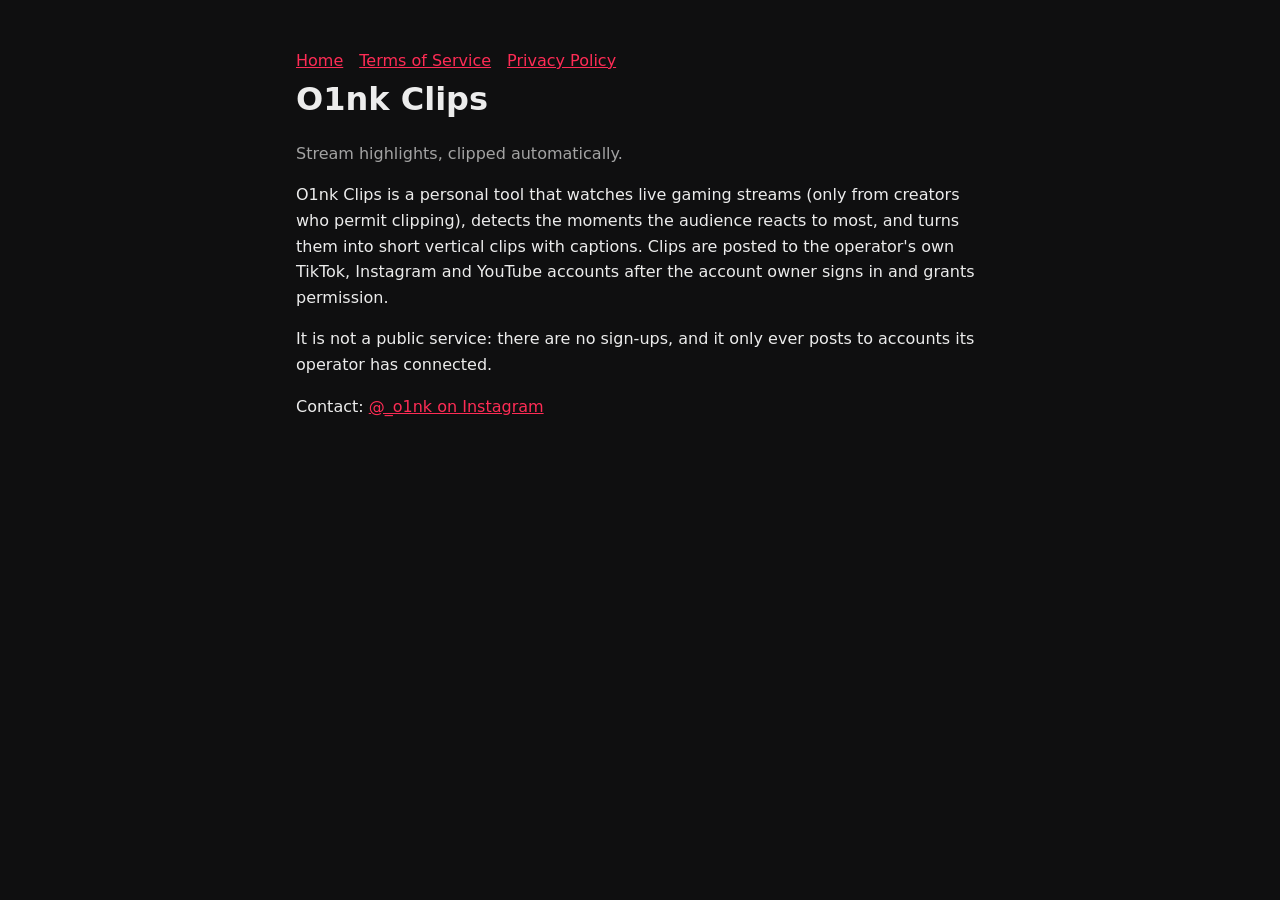
<file: index.html>
<!doctype html><html lang="en"><head><meta charset="utf-8"><meta name="viewport" content="width=device-width,initial-scale=1">
<title>O1nk Clips</title><link rel="stylesheet" href="style.css"></head><body><main>
<nav><a href="index.html">Home</a><a href="terms.html">Terms of Service</a><a href="privacy.html">Privacy Policy</a></nav>
<h1>O1nk Clips</h1>
<p class="muted">Stream highlights, clipped automatically.</p>
<p>O1nk Clips is a personal tool that watches live gaming streams (only from creators who permit clipping), detects the moments the audience reacts to most, and turns them into short vertical clips with captions. Clips are posted to the operator's own TikTok, Instagram and YouTube accounts after the account owner signs in and grants permission.</p>
<p>It is not a public service: there are no sign-ups, and it only ever posts to accounts its operator has connected.</p>
<p>Contact: <a href="https://instagram.com/_o1nk">@_o1nk on Instagram</a></p>
</main></body></html>
</file>
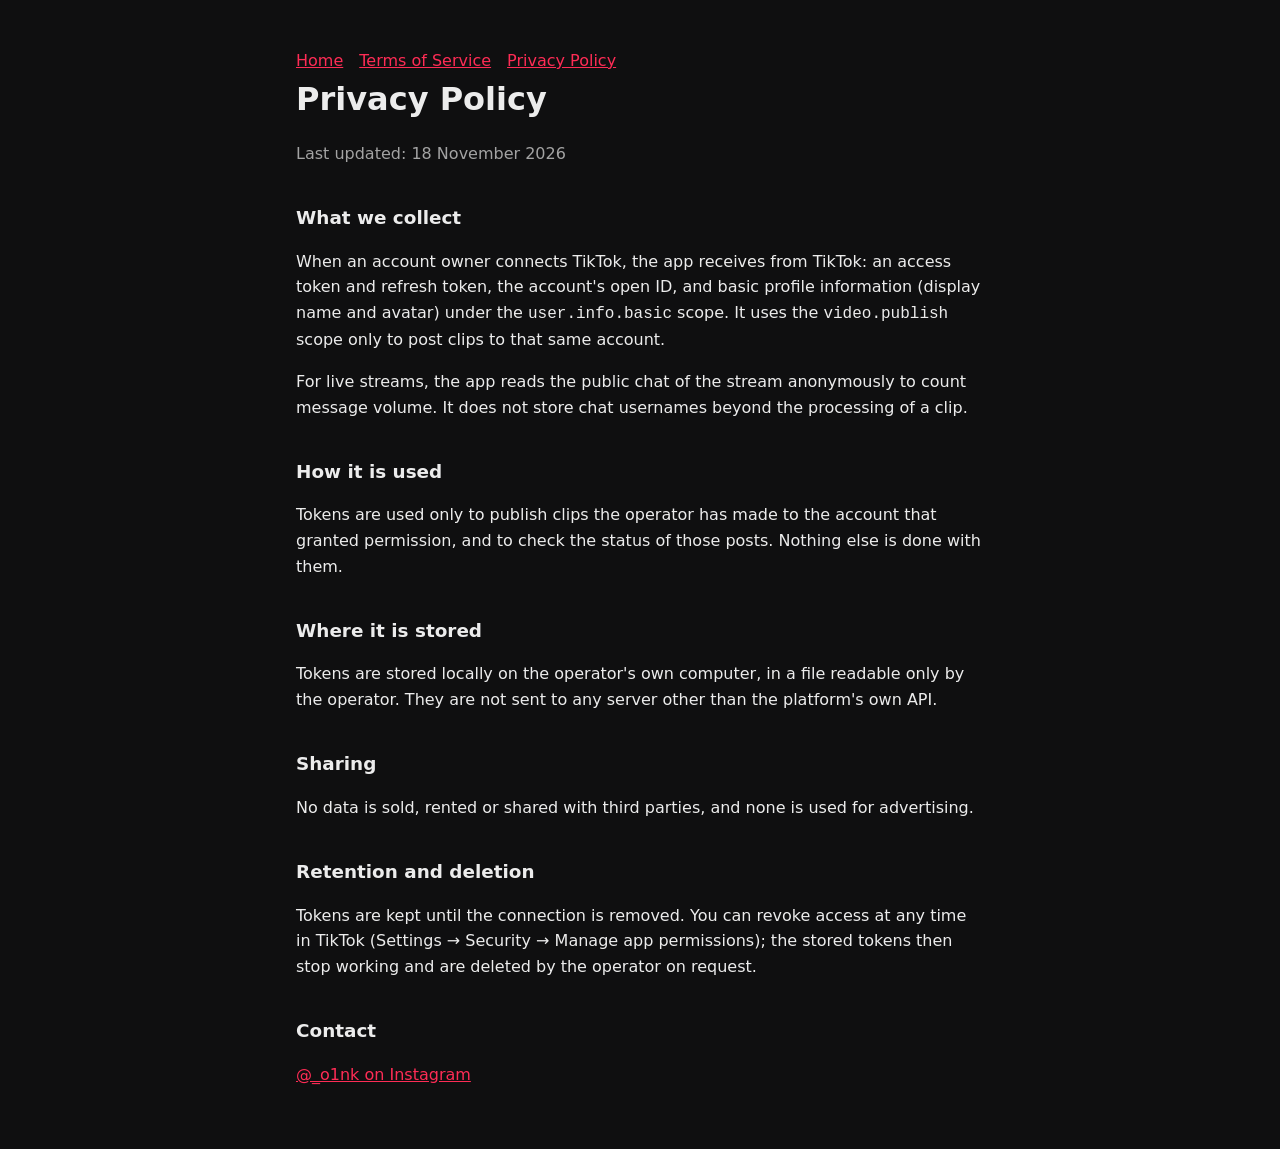
<file: privacy.html>
<!doctype html><html lang="en"><head><meta charset="utf-8"><meta name="viewport" content="width=device-width,initial-scale=1">
<title>O1nk Clips Privacy</title><link rel="stylesheet" href="style.css"></head><body><main>
<nav><a href="index.html">Home</a><a href="terms.html">Terms of Service</a><a href="privacy.html">Privacy Policy</a></nav>
<h1>Privacy Policy</h1><p class="muted">Last updated: 18 November 2026</p>
<h2>What we collect</h2>
<p>When an account owner connects TikTok, the app receives from TikTok: an access token and refresh token, the account's open ID, and basic profile information (display name and avatar) under the <code>user.info.basic</code> scope. It uses the <code>video.publish</code> scope only to post clips to that same account.</p>
<p>For live streams, the app reads the public chat of the stream anonymously to count message volume. It does not store chat usernames beyond the processing of a clip.</p>
<h2>How it is used</h2>
<p>Tokens are used only to publish clips the operator has made to the account that granted permission, and to check the status of those posts. Nothing else is done with them.</p>
<h2>Where it is stored</h2>
<p>Tokens are stored locally on the operator's own computer, in a file readable only by the operator. They are not sent to any server other than the platform's own API.</p>
<h2>Sharing</h2>
<p>No data is sold, rented or shared with third parties, and none is used for advertising.</p>
<h2>Retention and deletion</h2>
<p>Tokens are kept until the connection is removed. You can revoke access at any time in TikTok (Settings &rarr; Security &rarr; Manage app permissions); the stored tokens then stop working and are deleted by the operator on request.</p>
<h2>Contact</h2>
<p><a href="https://instagram.com/_o1nk">@_o1nk on Instagram</a></p>
</main></body></html>
</file>
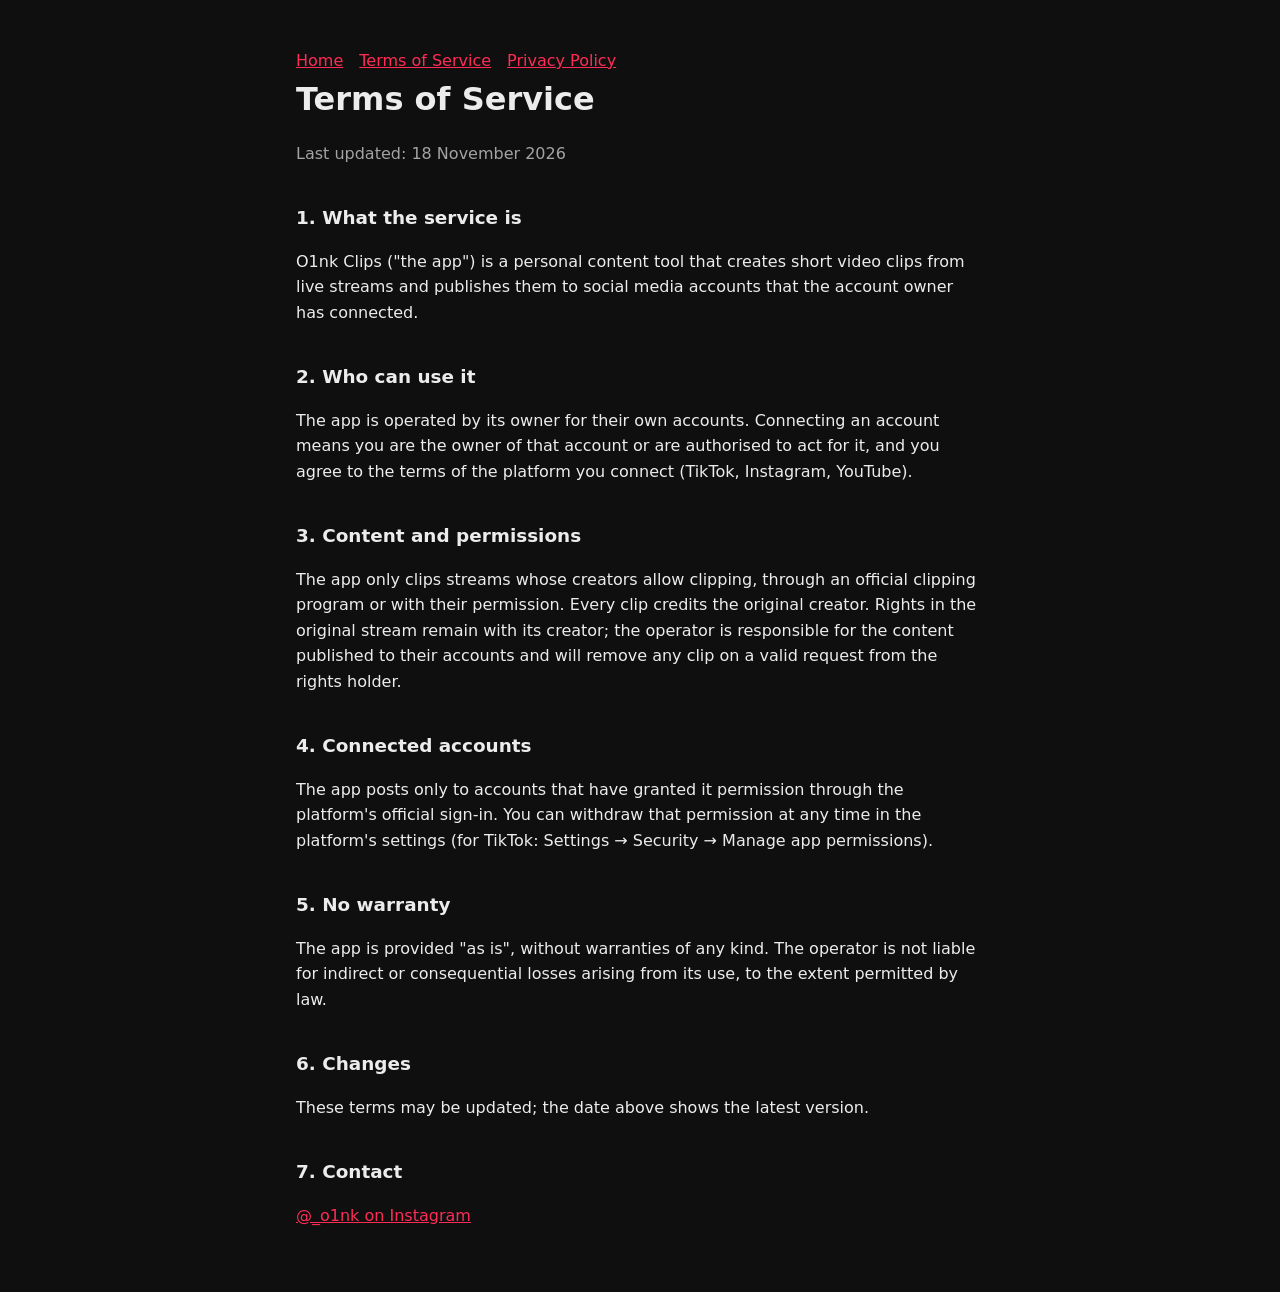
<file: terms.html>
<!doctype html><html lang="en"><head><meta charset="utf-8"><meta name="viewport" content="width=device-width,initial-scale=1">
<title>O1nk Clips Terms</title><link rel="stylesheet" href="style.css"></head><body><main>
<nav><a href="index.html">Home</a><a href="terms.html">Terms of Service</a><a href="privacy.html">Privacy Policy</a></nav>
<h1>Terms of Service</h1><p class="muted">Last updated: 18 November 2026</p>
<h2>1. What the service is</h2>
<p>O1nk Clips ("the app") is a personal content tool that creates short video clips from live streams and publishes them to social media accounts that the account owner has connected.</p>
<h2>2. Who can use it</h2>
<p>The app is operated by its owner for their own accounts. Connecting an account means you are the owner of that account or are authorised to act for it, and you agree to the terms of the platform you connect (TikTok, Instagram, YouTube).</p>
<h2>3. Content and permissions</h2>
<p>The app only clips streams whose creators allow clipping, through an official clipping program or with their permission. Every clip credits the original creator. Rights in the original stream remain with its creator; the operator is responsible for the content published to their accounts and will remove any clip on a valid request from the rights holder.</p>
<h2>4. Connected accounts</h2>
<p>The app posts only to accounts that have granted it permission through the platform's official sign-in. You can withdraw that permission at any time in the platform's settings (for TikTok: Settings &rarr; Security &rarr; Manage app permissions).</p>
<h2>5. No warranty</h2>
<p>The app is provided "as is", without warranties of any kind. The operator is not liable for indirect or consequential losses arising from its use, to the extent permitted by law.</p>
<h2>6. Changes</h2>
<p>These terms may be updated; the date above shows the latest version.</p>
<h2>7. Contact</h2>
<p><a href="https://instagram.com/_o1nk">@_o1nk on Instagram</a></p>
</main></body></html>
</file>
<file: style.css>
:root{--bg:#0f0f10;--fg:#ececec;--muted:#a3a3a3;--accent:#fe2c55}
*{box-sizing:border-box}body{margin:0;background:var(--bg);color:var(--fg);font:16px/1.6 -apple-system,system-ui,Segoe UI,Roboto,sans-serif}
main{max-width:720px;margin:0 auto;padding:48px 16px}
h1{font-size:2rem;margin:0 0 4px}h2{font-size:1.15rem;margin-top:2em}
a{color:var(--accent)}.muted{color:var(--muted)}nav a{margin-right:16px}
</file>
